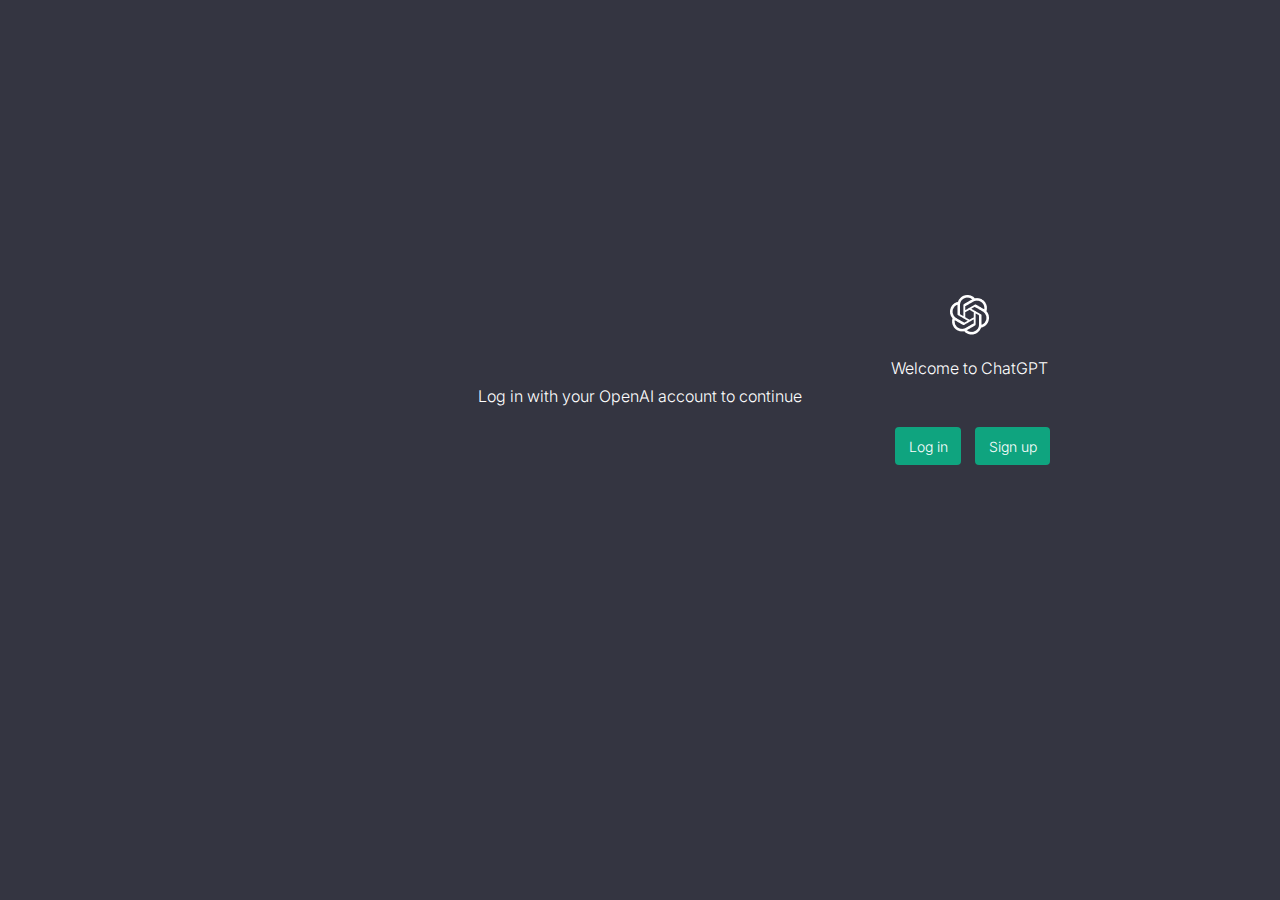
<file: index.html>
<!DOCTYPE html>
<html lang="pt-br">

<head>
    <meta charset="UTF-8">
    <meta name="viewport" content="width=device-width, initial-scale=1.0">
    <title>Chat GPT</title>
    <link rel="stylesheet" href="style.css">
</head>

<body>
    <div class="main">
        <img src="assets/ChatGPT Logo.png" alt="">
        <div class="text">
            <h1>Welcome to ChatGPT</h1>
            <h2>Log in with your OpenAI account to continue</h2>
        </div>
        <form action="login.html">
            <button type="submit" class="btn-login">
                Log in
            </button>
        </form>

        <button class="btn-signup">
            Sign up
        </button>
    </div>



</body>

</html>
</file>
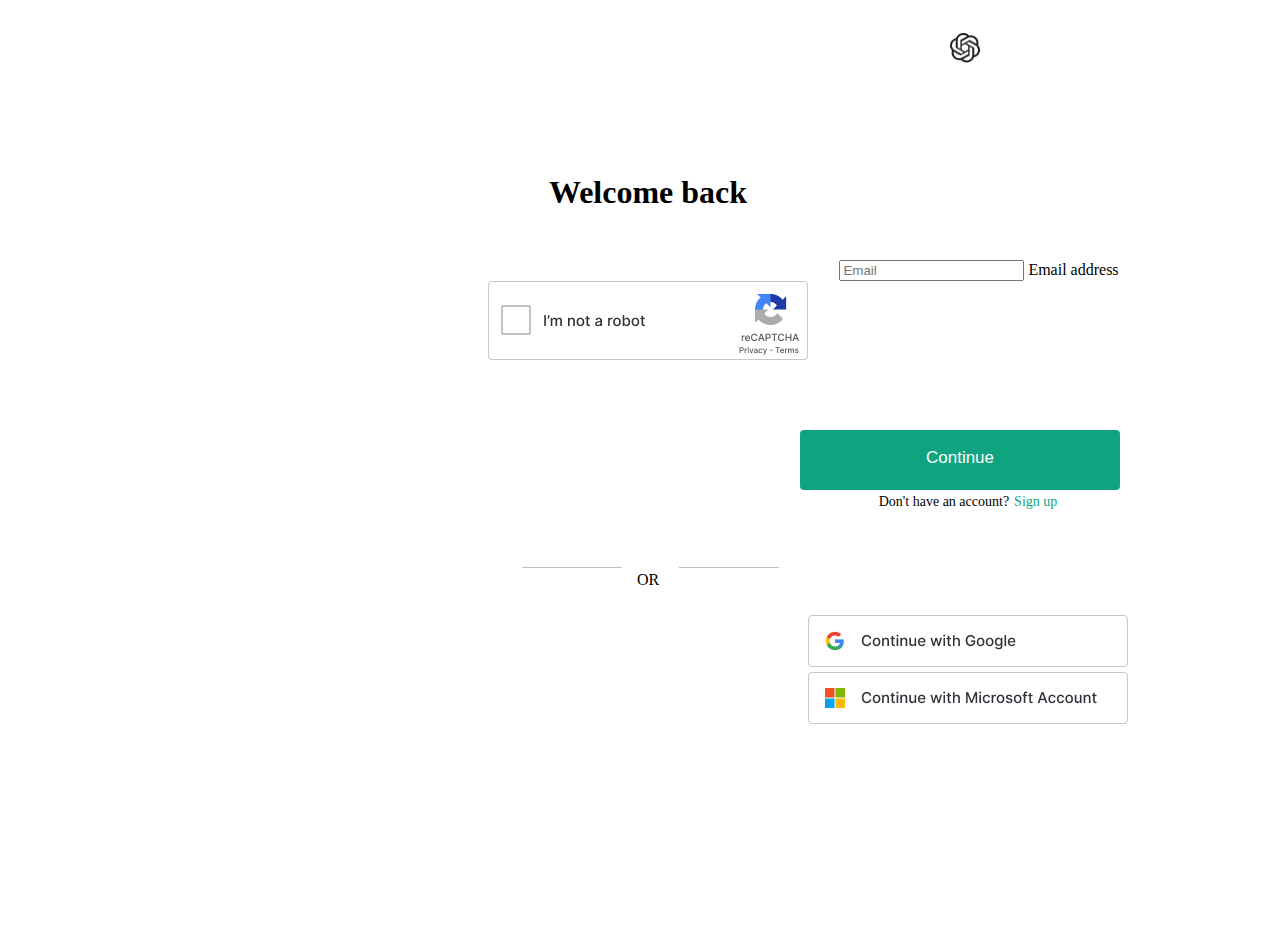
<file: login.html>
<!DOCTYPE html>
<html lang="pt-br">
<head>
    <meta charset="UTF-8">
    <meta name="viewport" content="width=device-width, initial-scale=1.0">
    <title>Chat GPT</title>
    <link rel="stylesheet" href="login.css">
    <link href="https://cdn.jsdelivr.net/npm/bootstrap@5.3.1/dist/css/bootstrap.min.css" rel="stylesheet" integrity="sha384-4bw+/aepP/YC94hEpVNVgiZdgIC5+VKNBQNGCHeKRQN+PtmoHDEXuppvnDJzQIu9" crossorigin="anonymous">
</head>
<body>
    <div class="main">
        <img src="assets/ChatGPT Logo (1).png" alt="">
        <h1>Welcome back</h1>

        <form action="screen.html">

            <div class="row mb-3">

                <div class="form-floating col-12 col-sm-8 mb-3 m-sm-0">

                    <input type="text" class="form-control" id="email" placeholder="Email">
                    <label for="email">Email address</label>

                </div>
            </div>
            
            <button class="continue">
                Continue
            </button>
        </form>

        <div class="capcha">
            <img src="assets/reCaptcha.png" alt="">
        </div>
        <p>Don't have an account? <a href="#">Sign up</a></p>

        <div class="or">
            <p> OR </p>
        </div>

        <img id="google" src="assets/Continue with Google.png" alt="">
        <img  id="microsoft" src="assets/Continue with Microsoft.png" alt="">

    </div>
    
</body>
</html>
</file>
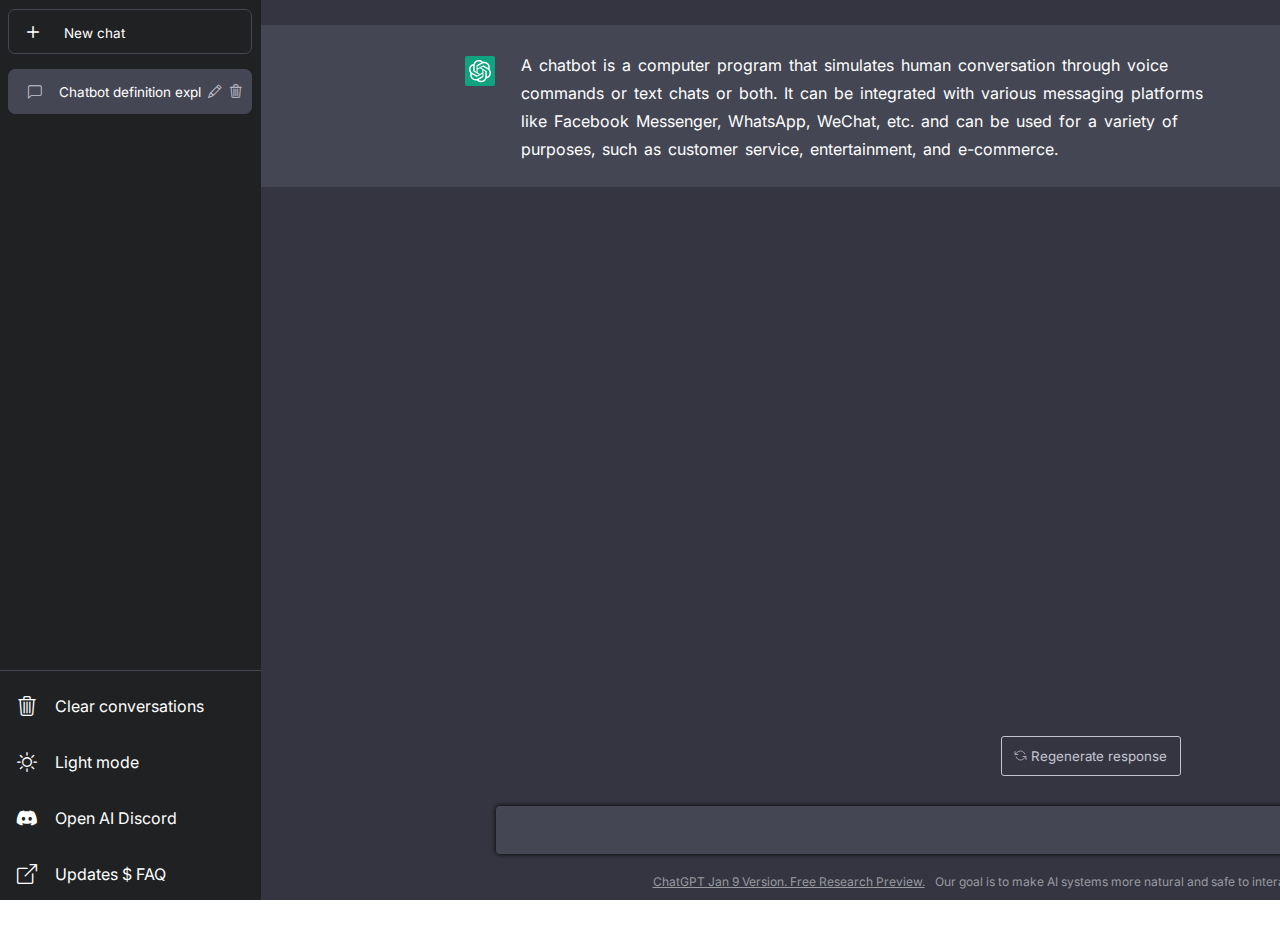
<file: main.html>
<!DOCTYPE html>
<html lang="pt-br">
<head>
    <meta charset="UTF-8">
    <meta name="viewport" content="width=device-width, initial-scale=1.0">
    <title>Chat GPT</title>
    <link rel="stylesheet" href="https://cdn.jsdelivr.net/npm/bootstrap-icons@1.10.5/font/bootstrap-icons.css">
    <link rel="stylesheet" href="main.css">
</head>
<body>
    <div class="main">
        <div class="menu-esquerdo">
            <button class="chat">
                <i class="bi bi-plus"></i>
                New chat
            </button>

            <button class="chatbot">
                <i id="chatleft" class="bi bi-chat-left"></i>
                Chatbot definition expl <i id="lapis" class="bi bi-pencil"></i> <i id="lixinho" class="bi bi-trash3"></i>
            </button>

            <div class="barra">

            </div>

            <ul class="links">
                <i id="lixo" class="bi bi-trash3"></i> <a href="#">Clear conversations</a>
                <i id="sol" class="bi bi-brightness-high"></i> <a href="#">Light mode</a>
                <i id="dc" class="bi bi-discord"></i> <a href="#">Open AI Discord</a>
                <i id="arrow1" class="bi bi-box-arrow-up-right"></i> <a href="#">Updates $ FAQ</a>
                <i id="arrow2" class="bi bi-box-arrow-right"></i> <a href="#">Log out</a>
            </ul>
        </div>

            <div class="caixa">
                <div class="caixa-top">
                    <img src="assets/Avatar User.svg" alt=""> <p>What is a ChatBot?</p>
                </div>

                <div class="caixa-main">
                    <img id="gpt" src="assets/Avatar ChatGPT.svg" alt=""> 
                    <p>A chatbot is a computer program that simulates human conversation through voice <br>commands or text chats or both. It can be integrated with various messaging platforms <br>like Facebook Messenger, WhatsApp, WeChat, etc. and can be used for a variety of <br>purposes, such as customer service, entertainment, and e-commerce. </p>
                    <img id="joia" src="assets/Rating.svg" alt="">
                </div>

                <button class="botao">
                     <img src="assets/refresh.svg" alt=""> <a href="#">Regenerate response</a>
                </button>

                <div class="chatgpt">
                    <input type="text"> <img src="assets/send.png" alt="">
                </div>
        
                <div class="link">
                    <a id="version" href="https://help.openai.com/en/articles/6825453-chatgpt-release-notes">ChatGPT Jan 9 Version. Free Research Preview.</a> <p>Our goal is to make AI systems more natural and safe to interact with. Your feedback will help us improve.</p>
                </div>
            </div>

           
    </div>
</body>
</html>
</file>
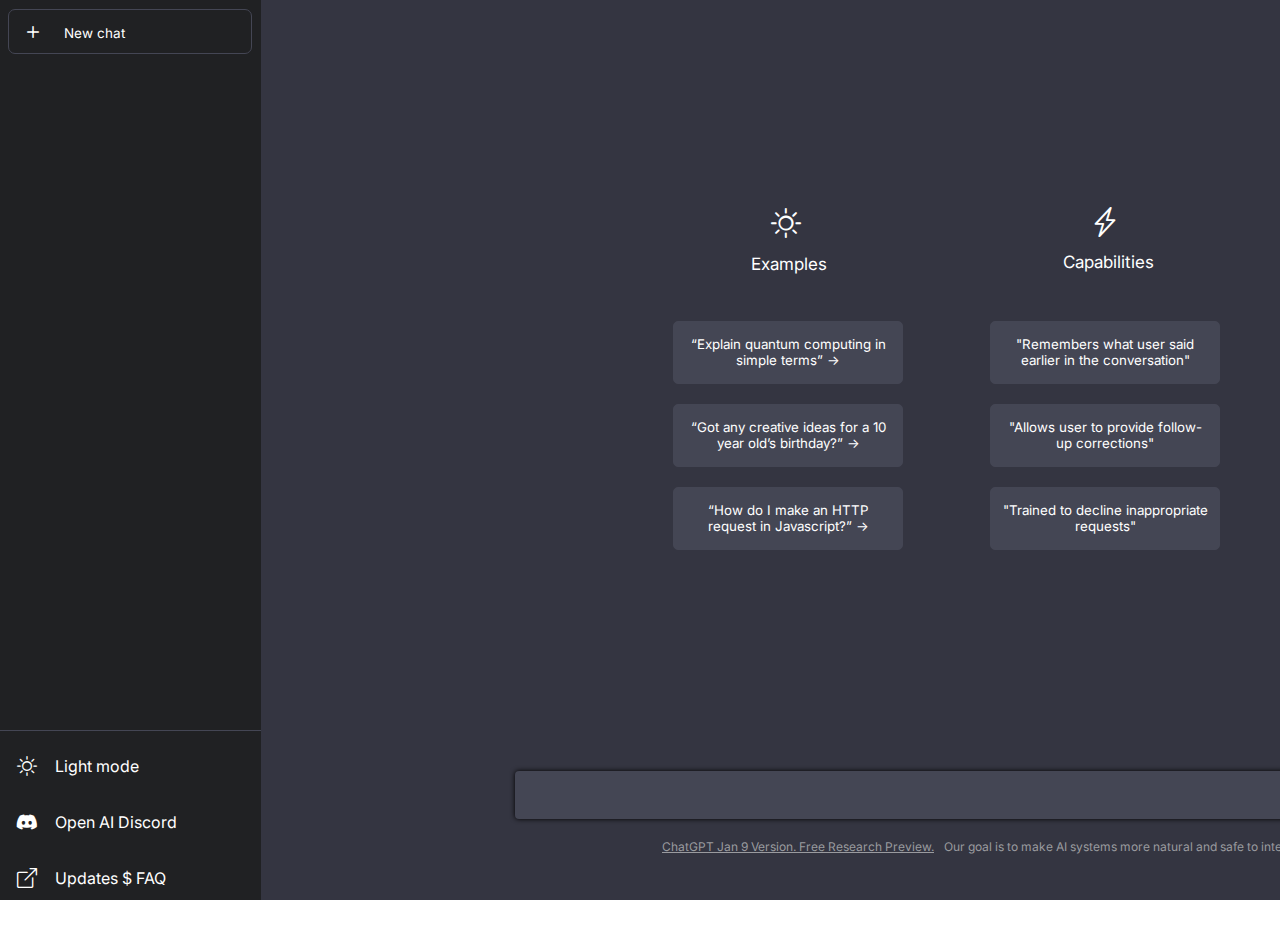
<file: screen.html>
<!DOCTYPE html>
<html lang="pt-br">

<head>
    <meta charset="UTF-8">
    <meta name="viewport" content="width=device-width, initial-scale=1.0">
    <title>Chat GPT</title>
    <link rel="stylesheet" href="https://cdn.jsdelivr.net/npm/bootstrap-icons@1.10.5/font/bootstrap-icons.css">
    <link rel="stylesheet" href="screen.css">
</head>

<body>
    <div class="main">
        <div class="menu-esquerdo">
            <button class="chat">
                <i class="bi bi-plus"></i>
                New chat
            </button>

            <div class="barra">

            </div>

            <ul class="links">
                <i id="sol" class="bi bi-brightness-high"></i> <a href="#">Light mode</a>
                <i id="dc" class="bi bi-discord"></i> <a href="#">Open AI Discord</a>
                <i id="arrow1" class="bi bi-box-arrow-up-right"></i> <a href="#">Updates $ FAQ</a>
                <i id="arrow2" class="bi bi-box-arrow-right"></i> <a href="#">Log out</a>
            </ul>
        </div>

        <div class="caixa">
            <h1>ChatGPT</h1>

            <ul class="examples">
                <i id="solzao" class="bi bi-brightness-high"></i> <h1>Examples</h1>
                <li> <button> “Explain quantum computing in simple terms” → </button> </li>
                <li> <button>“Got any creative ideas for a 10 year old’s birthday?” → </button> </li>
                <li> <button> “How do I make an HTTP request in Javascript?” → </button> </li>
            </ul>

            <ul class="capabilities">
                <i id="raio" class="bi bi-lightning-charge"></i> <h1>Capabilities</h1>
                <li> <button> "Remembers what user said earlier in the conversation"</button> </li>
                <li> <button>"Allows user to provide follow-up corrections"</button> </li>
                <li> <button>"Trained to decline inappropriate requests"</button> </li>
            </ul>

            <ul class="limitations">
                <i id="exclamacao" class="bi bi-exclamation-triangle"></i> <h1>Limitations</h1>
                <li> <button> May occasionally generate incorrent information </button></li>
                <li> <button id="botaoespecial">May occasionally produce harmful instructions or biased content</button> </li>
                <li> <button>Limited knowledge of world and events after 2021</button> </li>
            </ul>
        
            <form action="main.html">
                <div class="chatgpt">
                    <input type="text"> <img src="assets/send.png" alt="">
                </div>
            </form>


            <div class="link">
                <a id="version" href="https://help.openai.com/en/articles/6825453-chatgpt-release-notes">ChatGPT Jan 9 Version. Free Research Preview.</a> <p>Our goal is to make AI systems more natural and safe to interact with. Your feedback will help us improve.</p>
            </div> 
        </div>

   
    </div>
</body>

</html>
</file>
<file: style.css>
@import url('https://fonts.googleapis.com/css2?family=Inter:wght@100;200;300;400;500;600;700;800;900&display=swap');
*{
    margin: 0;
    padding: 0;
    box-sizing: border-box;
    font-family: Inter;
}

.main{
    width: 100vw; height: 100vh;
    background-color: #343541;
}

.main > img{
    display: flex;
    justify-content: center;
    align-items: center;
    flex-direction: column;
    position: absolute; left: 950px; top: 295px;
    width: 39px; height: 39.53px;
}

.text{
    display: flex;
    justify-content: center;
    align-items: center;
    flex-direction: column;
}

.text > h1{
    display: flex;
    justify-content: center;
    align-items: center;
    position: absolute; left: 810px; top: 354px;
    width: 319px; height: 27px;
    color: white;
    font-size: medium;
    font-weight: 300;
}

.text > h2{
    display: flex;
    justify-content: center;
    position: absolute; top: 386px;
    width: 359px; height: 27px;
    color: white;
    font-size: medium;
    font-weight: 300;
}

.btn-login{
    position: absolute; left: 895px; top: 427px;
    width: 66px; height: 38px;
    border-radius: 4px;
    background-color: #0FA47F;
    color: white;
    font-size: 14px;
    font-weight: 300;
    border-style: none;
    cursor: pointer;
}

.btn-signup{
    position: absolute; left: 975px; top: 427px;
    width: 75px; height: 38px;
    border-radius: 4px;
    background-color: #0FA47F;
    color: white;
    font-size: 14px;
    font-weight: 300;
    border-style: none;
    cursor: pointer;
}
</file>
<file: login.css>
.main{
    width: 100vw; height: 100vh;
}

.main > img{
    display: flex;
    justify-content: center;
    align-items: center;
    flex-direction: column;
    position: absolute; left: 950px; top: 33px;
    width: 30px; height: 30.4px;
}

.main > h1{
    display: flex;
    justify-content: center;
    align-items: center;
    flex-direction: column;
    position: relative; top: 153px;
}

.row{
    display: flex;
    justify-content: center;
    align-items: center;
    flex-direction: column;
    position: relative; top: 180px; left: 711px;
    width: 520px;
}

.capcha{
    display: flex;
    justify-content: center;
    position: relative; top: 180px;
}

.continue{
    display: flex;
    justify-content: center;
    text-align: center;
    position: absolute; left: 800px; top: 430px;
    width: 320px; height: 60px;
    background: #0FA47F;
    border-style: none;
    border-radius: 4px;
    font-size: 17px;
    font-weight: 400;
    color: #ffffff;
    padding: 18px;
}

.main > p{
    display: flex;
    text-align: center;
    justify-content: center;
    position: relative; top: 300px; left: 800px;
    width: 320px; height: 27px;
    font-size: 14px;
    font-weight: 400;
}

.main > P > a{
    padding-left: 5px;
    color: #0FA47F;
    font-size: 14px;
    text-decoration: none;

}

.or{
    display: flex;
    text-align: center;
    justify-content: center;
    position:  relative; top: 320px;
}

.or::after {
    content: "";
    width: 1em;
    height: 0.05em;
    background-color: rgb(0, 0, 0);
}

.or::after {
    position: relative; top: 12px; 
    width: 100px;
    left: initial;
    right: -1.25em;
    background-color: rgb(194, 194, 194);
}

.or::before {
    content: "";
    width: 100px;
    height: 0.05em;
    background-color: rgb(0, 0, 0);
    position: relative; top: 12px; right: 15px;
    background-color:rgb(194, 194, 194);
}

#google{
    width: 320px; height: 52px;
    border-radius: 4px;
    border-color: #C3C8CF;
    display: flex;
    justify-content: center;
    align-items: center;
    position: relative; left: 800px; top: 330px;
}

#microsoft{
    width: 320px; height: 52px;
    border-radius: 4px;
    border-color: #C3C8CF;
    display: flex;
    justify-content: center;
    align-items: center;
    position: relative; left: 800px; top: 335px;
}
</file>
<file: main.css>
@import url('https://fonts.googleapis.com/css2?family=Inter:wght@100;200;300;400;500;600;700;800;900&display=swap');
*{
    margin: 0;
    padding: 0;
    box-sizing: border-box;
    font-family: Inter;
}

.menu-esquerdo{
    
    width: 261px; height: 100vh;
    background-color: #202123;
}

.chat{
    width: 244px; height: 45px;
    position: absolute; left: 8px; top: 9px;
    background-color: #202123;
    color: white;
    border-color: #444654;
    border-style: solid;
    border-width: 1px;
    border-radius: 7px;
    font-size: 13.5px;
    font-weight: medium;
    padding-right: 100px;
    padding-bottom: 5px;
}

.chatbot{
    width: 244px; height: 45px;
    position: absolute; left: 8px; top: 69px;
    background-color: #444654;
    color: white;
    border-color: #444654;
    border-style: solid;
    border-width: 1px;
    border-radius: 7px;
    font-size: 13.5px;
    padding-left: 23px;
    font-weight: medium;

}

#chatleft{
    width: 12px; height: 12px;
    position: relative; top: 1px; right: 13px;
    color: #C5C5D1;
}

#lixinho{
    color: #C5C5D1;
    padding: 0px 0px 0px 3px;
}

#lapis{
    color: #C5C5D1;
    padding: 0px 0px 0px 3px;
}

.chat > i{
    position: relative; right: 15px; top: 3px;
    font-size: 24px;
}

.barra{
    position: absolute; top: 670px;
    width: 261px; height: 1px;
    background-color: #444654;
}

.links{
    position: relative; top: 660px;
    display: flex;
    flex-direction: column;
    padding: 0px 0px 0px 0px;
}

.links > a{
    padding-left: 55px;
    margin-top: 16px;
    text-decoration: none;
    color: white;
    font-size: 13.5;
}

#lixo{
    width: 20px; height: 20px;
    font-size: 20px;
    color: white;
    position: relative; top: 34px; left: 17px;
}

#sol{
    width: 20px; height: 20px;
    font-size: 20px;
    color: white;
    position: relative; top: 34px; left: 17px;
}

#dc{
    width: 20px; height: 20px;
    font-size: 20px;
    color: white;
    position: relative; top: 34px; left: 17px;
}

#arrow1{
    width: 20px; height: 20px;
    font-size: 20px;
    color: white;
    position: relative; top: 34px; left: 17px;
}

#arrow2{
    width: 20px; height: 20px;
    font-size: 20px;
    color: white;
    position: relative; top: 34px; left: 17px;
}

.main{
    background-color: #343541;
    width: 100vw; height: 100vh;
}

.caixa{
    width: 1659px; height: 600px;
    display: flex;
    align-items: center;
    justify-content: center;
    flex-direction: column;
    position: absolute; left: 261px; bottom: 363px;
}

.caixa-top{
    position: absolute; left: 204px; bottom: 550px; 
    display: flex;
    align-items: center;
    justify-content: center;
    color: white;
}

.caixa-top > P{
    padding-left: 26px;
}

.caixa-main{
    width: 1659px; height: 162px;
    position: absolute; bottom: 350px; 
    background-color: #444654;
}

#gpt{

    position: absolute; left: 204px; 
    padding-top: 31px;
}

.caixa-main > p{
    position: absolute; left: 260px;
    color: white;
    width: 1000px; height: 108px;
    display: flex;
    padding-top: 26px;
    word-spacing: 3px;
    line-height: 28px;
}

#joia{
    position: absolute; left: 1075px;
    padding-top: 31px;

}

.chatgpt > input{
    width: 1170px; height: 48px;
    background-color: #444654;
    position: relative; top: 580px; left: 0px;
    border-radius: 4px;
    border-style: solid;
    border-width: 0px;
    box-shadow: 0px 0px 5px 0px black;
    outline: none;
    color: white;
    padding-left: 20px;
    font-size: 15px;
}

.link{
    position: relative; bottom: 40px; top: 600px;
    color: #9A9B9F;
    font-size: 12px;
    text-align: center;
    display: flex;
    text-align: center;
    align-items: center;
}

.link > p{
    padding-left: 10px;
}

#version{
    color: #9A9B9F;
    font-size: 12px;
    text-align: center;  
}

.chatgpt > img{
    position: relative; top: 583px; right: 50px;
    transform: rotate(90deg);
    color: #8E8E9E;
    cursor: pointer;
}

.botao{
    border: solid 0.2px;
    border-radius: 3px;
    border-color: #C5C5D1;
    width: 180px; height: 40px;
    position: relative; top: 550px;
    background-color: #343541;
    text-decoration: none;
}

.botao > a{
    color: #C5C5D1;
    text-decoration: none;
}
</file>
<file: screen.css>
@import url('https://fonts.googleapis.com/css2?family=Inter:wght@100;200;300;400;500;600;700;800;900&display=swap');
*{
    margin: 0;
    padding: 0;
    box-sizing: border-box;
    font-family: Inter;
}

.menu-esquerdo{
    
    width: 261px; height: 100vh;
    background-color: #202123;
}

.chat{
    width: 244px; height: 45px;
    position: absolute; left: 8px; top: 9px;
    background-color: #202123;
    color: white;
    border-color: #444654;
    border-style: solid;
    border-width: 1px;
    border-radius: 7px;
    font-size: 13.5px;
    font-weight: medium;
    padding-right: 100px;
    padding-bottom: 5px;
}

.chat > i{
    position: relative; right: 15px; top: 3px;
    font-size: 24px;
}

.barra{
    position: absolute; top: 730px;
    width: 261px; height: 1px;
    background-color: #444654;
}

.links{
    position: relative; top: 720px;
    display: flex;
    flex-direction: column;
    padding: 0px 0px 0px 0px;
}

.links > a{
    padding-left: 55px;
    margin-top: 16px;
    text-decoration: none;
    color: white;
    font-size: 13.5;
}

#sol{
    width: 20px; height: 20px;
    font-size: 20px;
    color: white;
    position: relative; top: 34px; left: 17px;
}

#dc{
    width: 20px; height: 20px;
    font-size: 20px;
    color: white;
    position: relative; top: 34px; left: 17px;
}

#arrow1{
    width: 20px; height: 20px;
    font-size: 20px;
    color: white;
    position: relative; top: 34px; left: 17px;
}

#arrow2{
    width: 20px; height: 20px;
    font-size: 20px;
    color: white;
    position: relative; top: 34px; left: 17px;
}

.main{
    background-color: #343541;
    width: 100vw; height: 100vh;
}

.caixa{
    width: 1100px; height: 600px;
    display: flex;
    align-items: center;
    justify-content: center;
    flex-direction: column;
    position: relative; bottom: 800px; left: 550px;
}

.caixa > h1{
    position: relative; bottom: 155px;
    color: white;
}

.examples{
    position: relative; right: 374px;
    display: flex;
    flex-direction: column;
}

#solzao{
    width: 22px; height: 22px;
    font-size: 30px;
    color: white;
    position: relative; left: 160px; top: 260px;
}

.examples > h1{
    width: 230px; height: 13px;
    font-size: 17px;
    font-weight: 400;
    color: white;
    display: flex;
    align-items: center;
    justify-content: center;
    position: relative;  left: 63px; top: 290px;
}

.examples > li{
    list-style-type: none;
    margin-top: 20px;
    position: relative; left: 62px; top: 320px;
}

.examples > li > button{
    width: 230px; height: 63px;
    background: #444654;
    cursor: pointer;
    border-radius: 5px;
    border-style: solid;
    border-width: 1px;
    border-color: #444654;
    color: white;
    padding: 0px 10px 0px 10px;
    text-align: center;
    justify-content: center;
}

.capabilities{
    position: relative; 
    display: flex;
    flex-direction: column;
}


#raio{
    width: 22px; height: 22px;
    font-size: 30px;
    color: white;
    position: relative; left: 105px; bottom: 25px;
}

.capabilities > h1{
    width: 230px; height: 13px;
    font-size: 17px;
    font-weight: 400;
    color: white;
    display: flex;
    align-items: center;
    justify-content: center;
    position: relative;  left: 8px; top: 4px;
}

.capabilities > li{
    list-style-type: none;
    position: relative; left: 5px; top: 36px;
    margin-top: 20px;
}

.capabilities> li > button{
    width: 230px; height: 63px;
    background: #444654;
    cursor: pointer;
    border-radius: 5px;
    border-style: solid;
    border-width: 1px;
    border-color: #444654;
    color: white;
    padding: 0px 10px 0px 10px;
    text-align: center;
    justify-content: center;
}

#exclamacao{
    width: 22px; height: 22px;
    font-size: 30px;
    color: white;
    position: relative; left: 419px; bottom: 308px;
}

.limitations > h1{
    width: 230px; height: 13px;
    font-size: 17px;
    font-weight: 400;
    color: white;
    display: flex;
    align-items: center;
    justify-content: center;
    position: relative;  left: 320px; bottom: 296px;
}

.limitations > li{
    list-style-type: none;
    position: relative; left: 320px; bottom: 263px;
    margin-top: 20px;
}

.limitations > li > button{
    width: 230px; height: 63px;
    background: #444654;
    cursor: pointer;
    border-radius: 5px;
    border-style: solid;
    border-width: 1px;
    border-color: #444654;
    color: white;
    padding: 0px 10px 0px 10px;
    text-align: center;
    justify-content: center;
}

#botaoespecial{
    padding: 15px 10px 65px 10px;
}

.chatgpt{
    width: 1170px; height: 48px;
    position: relative; bottom: 60px; left: 0px;
}

.chatgpt > input{
    width: 1170px; height: 48px;
    background-color: #444654;
    position: relative; bottom: 0px; left: 0px;
    border-radius: 4px;
    border-style: solid;
    border-width: 0px;
    box-shadow: 0px 0px 5px 0px black;
    outline: none;
    color: white;
    padding-left: 20px;
    font-size: 15px;
}

.chatgpt > img{
    width: 14px; height: 14px;
    position: relative; bottom: 32px; left: 1120px;
    transform: rotate(90deg);
    color: #8E8E9E;
    cursor: pointer;
}

.link{
    position: relative; bottom: 40px; bottom: 40px;
    color: #9A9B9F;
    font-size: 12px;
    text-align: center;
    display: flex;
    text-align: center;
    align-items: center;
}

.link > p{
    padding-left: 10px;
}

#version{
    color: #9A9B9F;
    font-size: 12px;
    text-align: center;  
}
</file>
